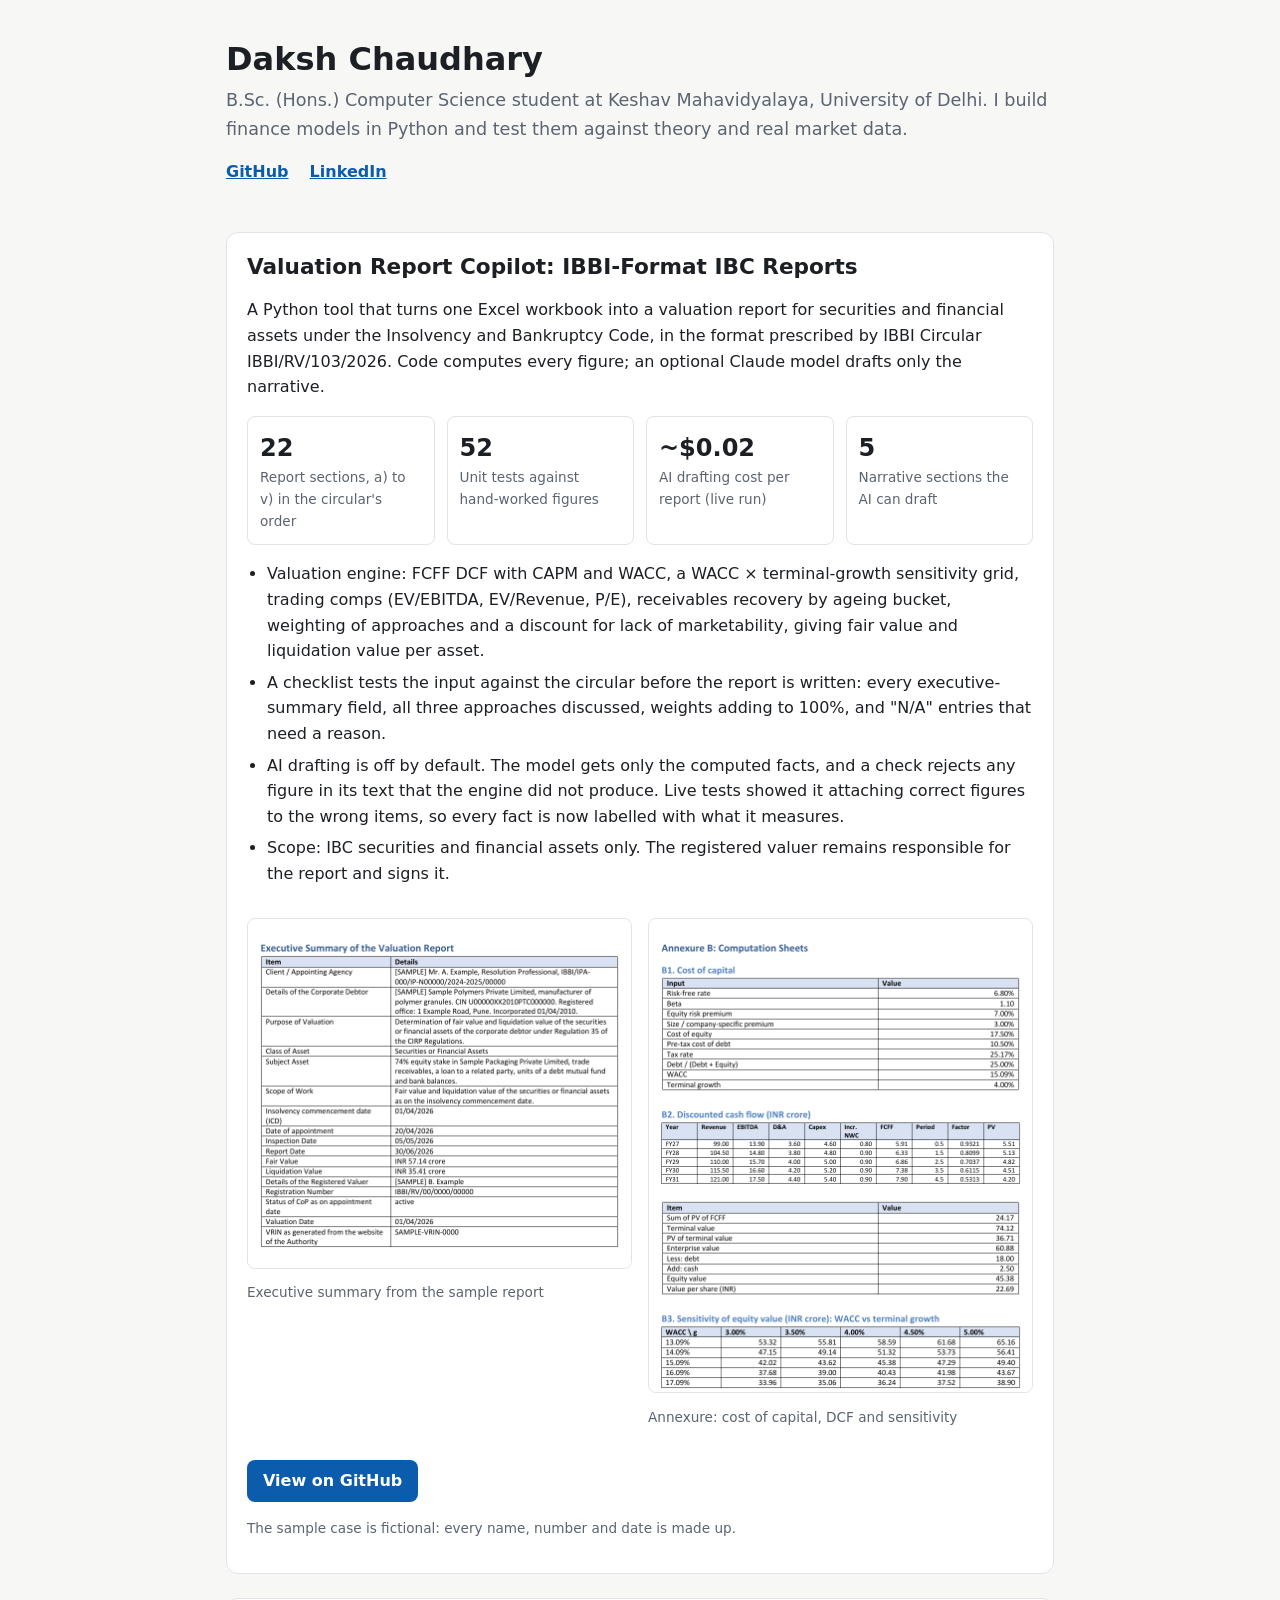
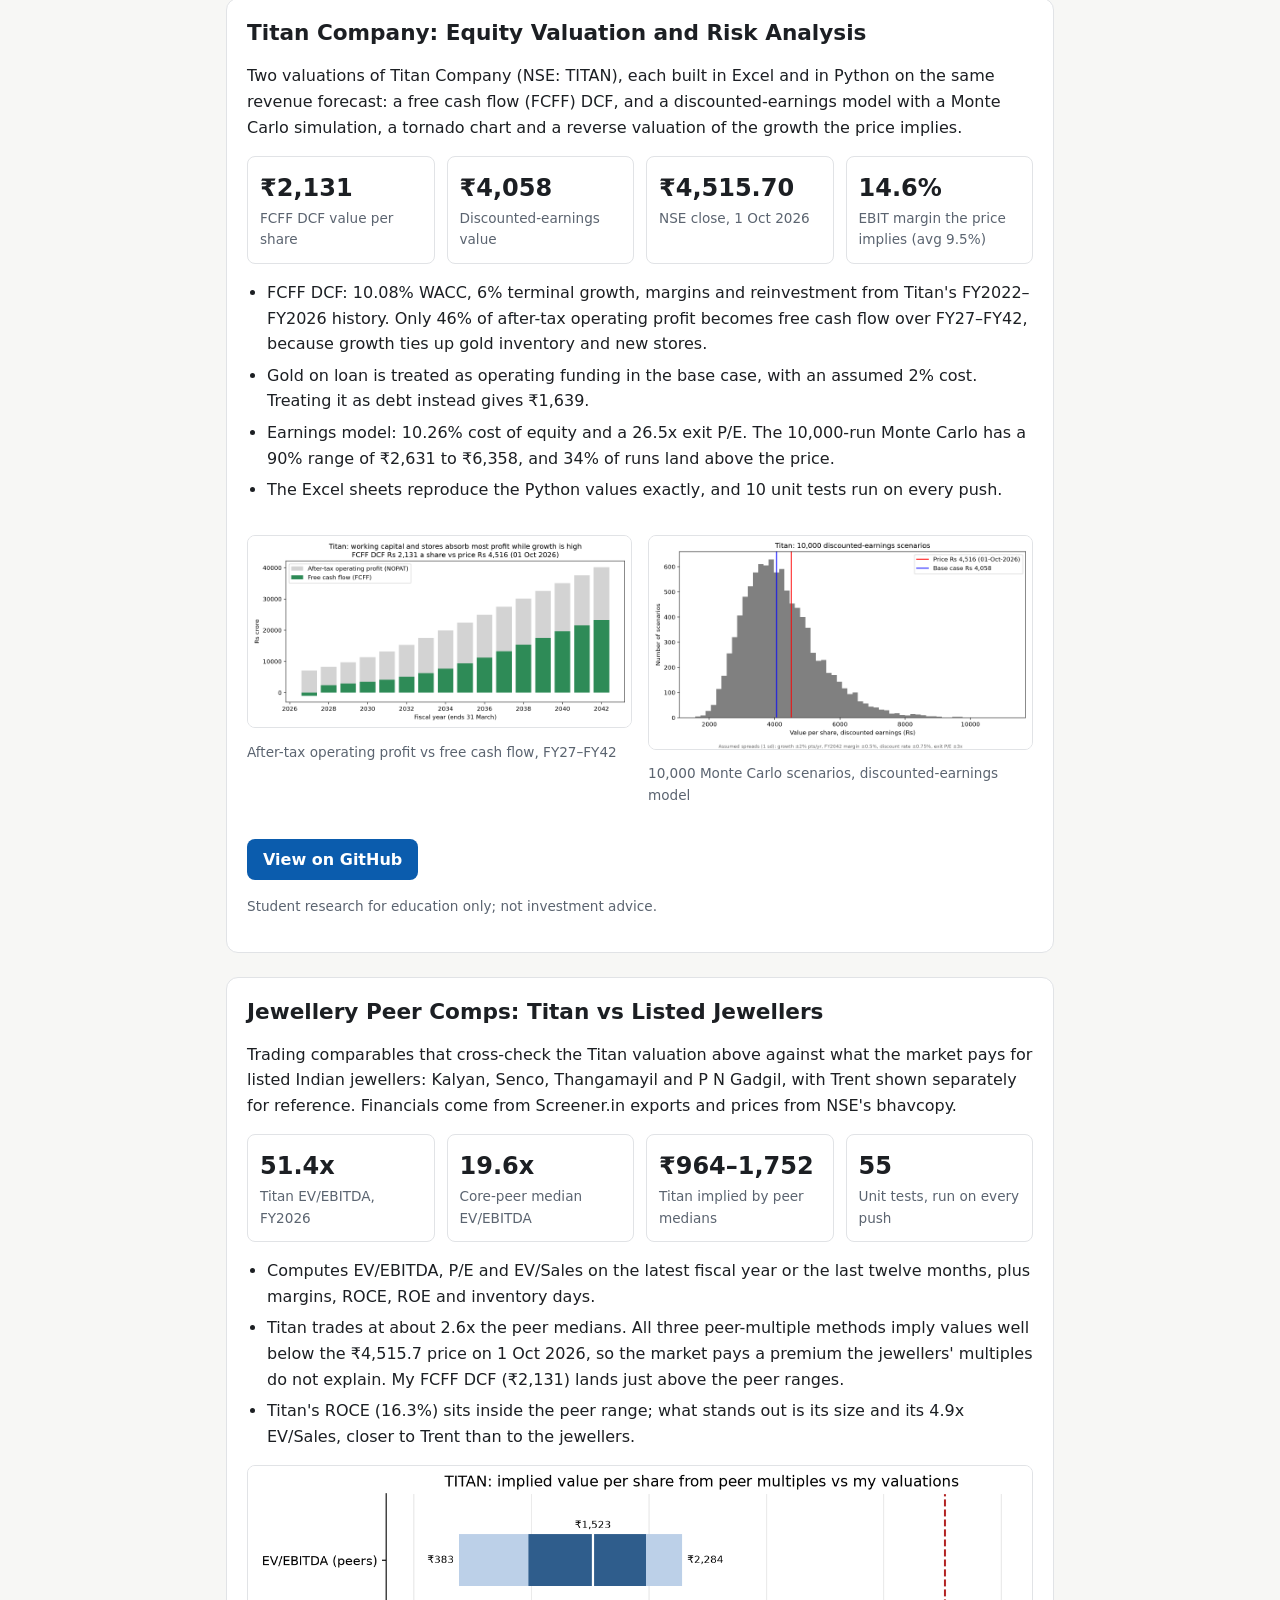
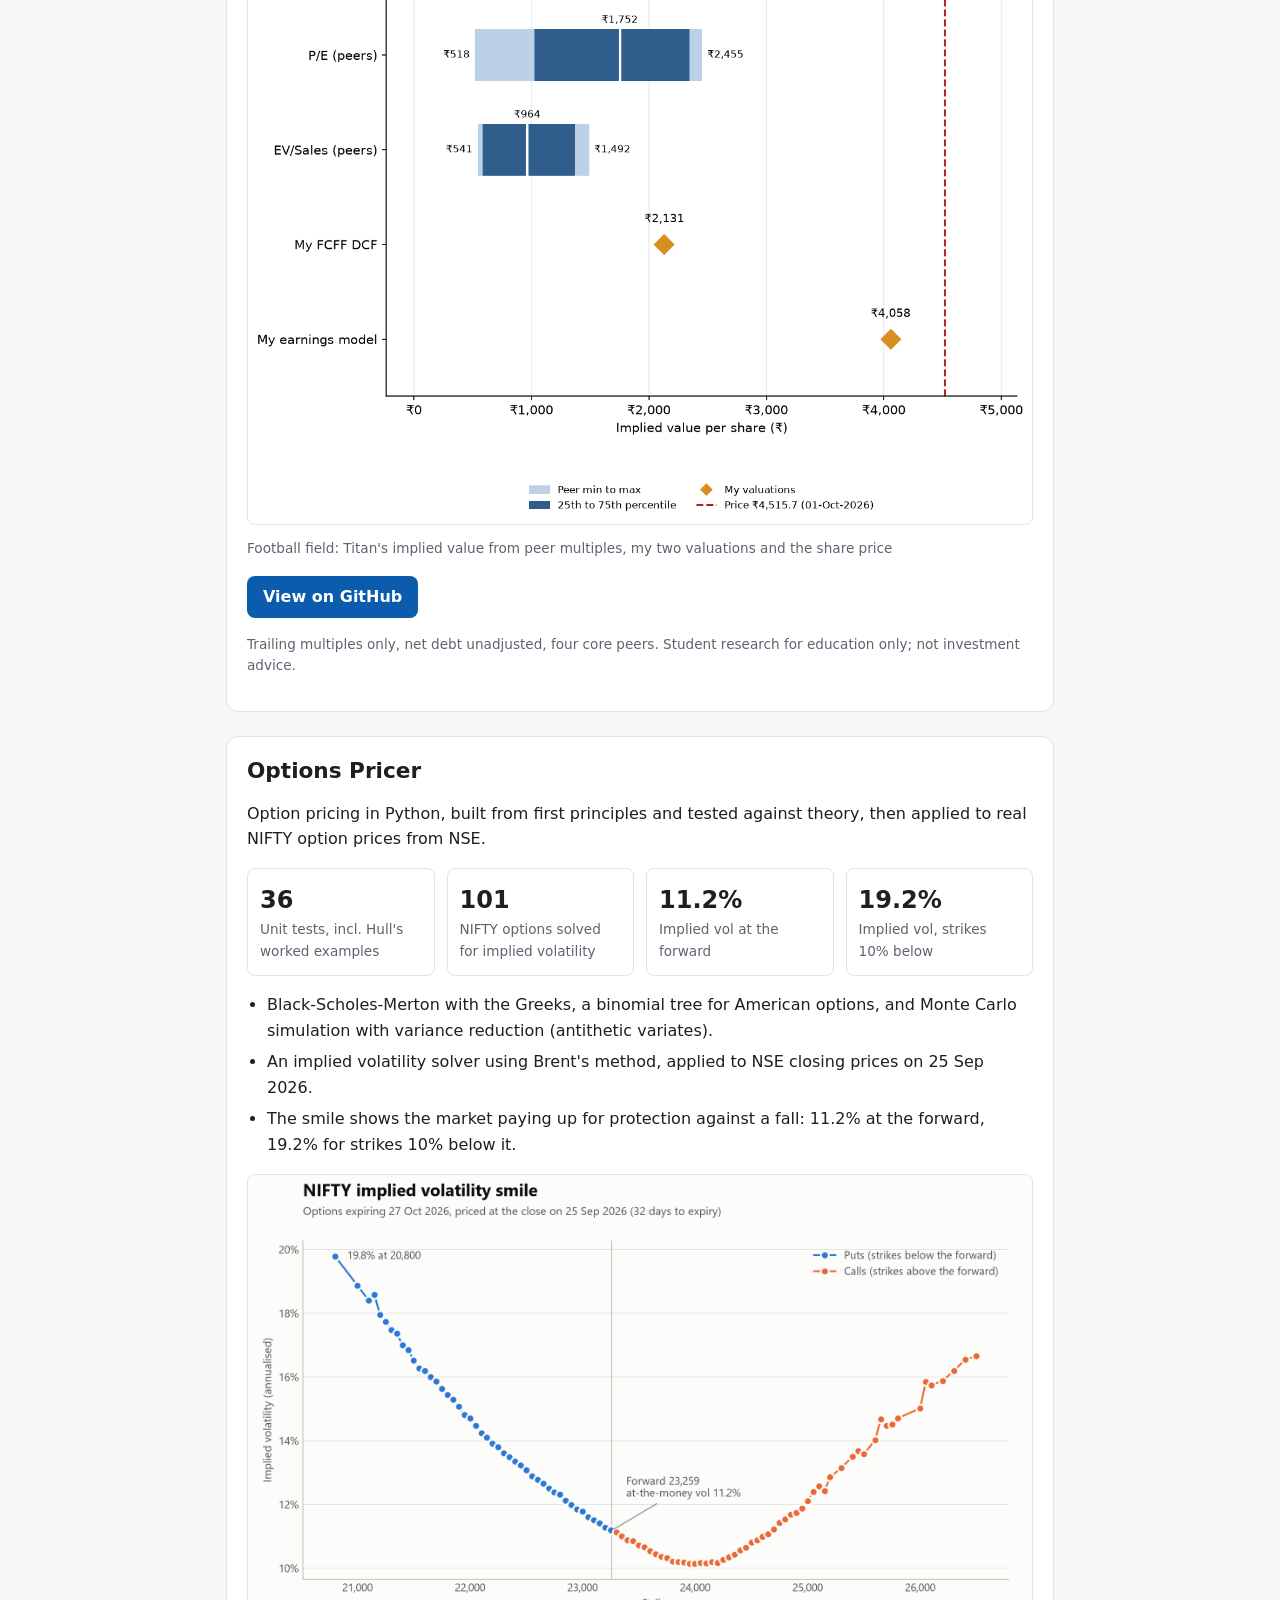
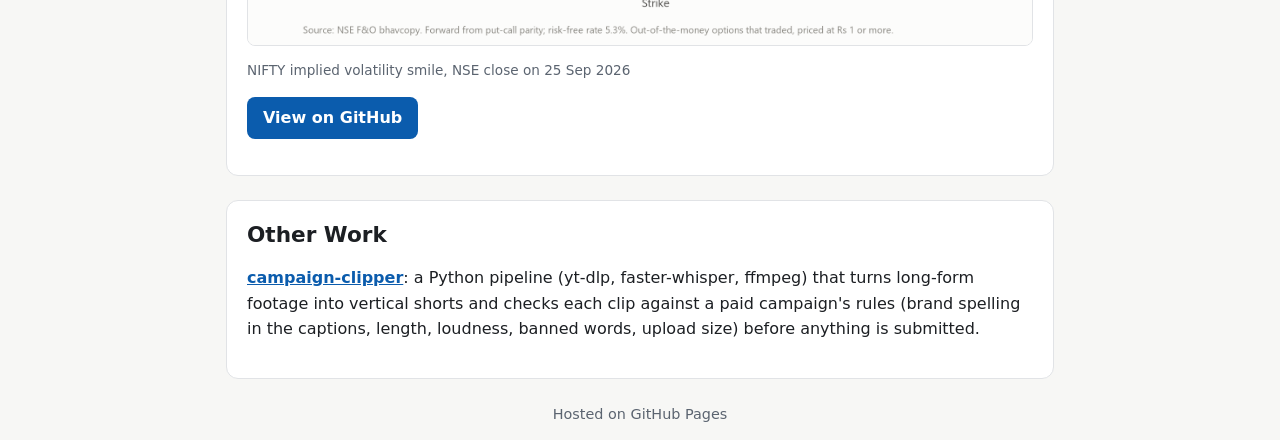
<file: index.html>
<!DOCTYPE html>
<html lang="en">
<head>
  <meta charset="utf-8">
  <meta name="viewport" content="width=device-width, initial-scale=1">
  <title>Daksh Chaudhary | Finance and Computer Science Projects</title>
  <meta name="description" content="Finance projects by Daksh Chaudhary: a tool that builds IBBI-format IBC valuation reports, a Titan Company free cash flow DCF and earnings valuation, trading comps against listed Indian jewellers, and an options pricer built from first principles.">
  <link rel="stylesheet" href="style.css">
</head>
<body>
  <header class="wrap hero">
    <h1>Daksh Chaudhary</h1>
    <p class="lead">B.Sc. (Hons.) Computer Science student at Keshav Mahavidyalaya, University of Delhi. I build finance models in Python and test them against theory and real market data.</p>
    <p class="links">
      <a href="https://github.com/Dakshcore">GitHub</a>
      <a href="https://www.linkedin.com/in/dakshchaudhary-finance">LinkedIn</a>
    </p>
  </header>

  <main class="wrap">
    <section class="card" id="valuer" aria-labelledby="valuer-h">
      <h2 id="valuer-h">Valuation Report Copilot: IBBI-Format IBC Reports</h2>
      <p>A Python tool that turns one Excel workbook into a valuation report for securities and financial assets under the Insolvency and Bankruptcy Code, in the format prescribed by IBBI Circular IBBI/RV/103/2026. Code computes every figure; an optional Claude model drafts only the narrative.</p>

      <div class="stats">
        <div class="stat"><span class="num">22</span><span class="lbl">Report sections, a) to v) in the circular's order</span></div>
        <div class="stat"><span class="num">52</span><span class="lbl">Unit tests against hand-worked figures</span></div>
        <div class="stat"><span class="num">~$0.02</span><span class="lbl">AI drafting cost per report (live run)</span></div>
        <div class="stat"><span class="num">5</span><span class="lbl">Narrative sections the AI can draft</span></div>
      </div>

      <ul>
        <li>Valuation engine: FCFF DCF with CAPM and WACC, a WACC &times; terminal-growth sensitivity grid, trading comps (EV/EBITDA, EV/Revenue, P/E), receivables recovery by ageing bucket, weighting of approaches and a discount for lack of marketability, giving fair value and liquidation value per asset.</li>
        <li>A checklist tests the input against the circular before the report is written: every executive-summary field, all three approaches discussed, weights adding to 100%, and "N/A" entries that need a reason.</li>
        <li>AI drafting is off by default. The model gets only the computed facts, and a check rejects any figure in its text that the engine did not produce. Live tests showed it attaching correct figures to the wrong items, so every fact is now labelled with what it measures.</li>
        <li>Scope: IBC securities and financial assets only. The registered valuer remains responsible for the report and signs it.</li>
      </ul>

      <div class="figs">
        <figure>
          <img src="images/ibc_exec_summary.png" alt="Executive summary table from the sample IBC valuation report, listing the valuer, corporate debtor, purpose, dates and the fair and liquidation values" loading="lazy">
          <figcaption>Executive summary from the sample report</figcaption>
        </figure>
        <figure>
          <img src="images/ibc_computations.png" alt="Computation annexure from the sample report: cost of capital, FCFF DCF and a WACC by terminal growth sensitivity table" loading="lazy">
          <figcaption>Annexure: cost of capital, DCF and sensitivity</figcaption>
        </figure>
      </div>

      <p><a class="btn" href="https://github.com/Dakshcore/valuer-copilot">View on GitHub</a></p>
      <p class="note">The sample case is fictional: every name, number and date is made up.</p>
    </section>

    <section class="card" id="titan" aria-labelledby="titan-h">
      <h2 id="titan-h">Titan Company: Equity Valuation and Risk Analysis</h2>
      <p>Two valuations of Titan Company (NSE: TITAN), each built in Excel and in Python on the same revenue forecast: a free cash flow (FCFF) DCF, and a discounted-earnings model with a Monte Carlo simulation, a tornado chart and a reverse valuation of the growth the price implies.</p>

      <div class="stats">
        <div class="stat"><span class="num">&#8377;2,131</span><span class="lbl">FCFF DCF value per share</span></div>
        <div class="stat"><span class="num">&#8377;4,058</span><span class="lbl">Discounted-earnings value</span></div>
        <div class="stat"><span class="num" style="white-space:nowrap">&#8377;4,515.70</span><span class="lbl">NSE close, 1 Oct 2026</span></div>
        <div class="stat"><span class="num">14.6%</span><span class="lbl">EBIT margin the price implies (avg 9.5%)</span></div>
      </div>

      <ul>
        <li>FCFF DCF: 10.08% WACC, 6% terminal growth, margins and reinvestment from Titan's FY2022&ndash;FY2026 history. Only 46% of after-tax operating profit becomes free cash flow over FY27&ndash;FY42, because growth ties up gold inventory and new stores.</li>
        <li>Gold on loan is treated as operating funding in the base case, with an assumed 2% cost. Treating it as debt instead gives &#8377;1,639.</li>
        <li>Earnings model: 10.26% cost of equity and a 26.5x exit P/E. The 10,000-run Monte Carlo has a 90% range of &#8377;2,631 to &#8377;6,358, and 34% of runs land above the price.</li>
        <li>The Excel sheets reproduce the Python values exactly, and 10 unit tests run on every push.</li>
      </ul>

      <div class="figs">
        <figure>
          <img src="images/titan_fcff.png" alt="Bar chart of Titan's forecast after-tax operating profit against free cash flow, FY2027 to FY2042" loading="lazy">
          <figcaption>After-tax operating profit vs free cash flow, FY27&ndash;FY42</figcaption>
        </figure>
        <figure>
          <img src="images/titan_monte_carlo.png" alt="Histogram of 10,000 Monte Carlo scenarios for Titan's value per share from the discounted-earnings model" loading="lazy">
          <figcaption>10,000 Monte Carlo scenarios, discounted-earnings model</figcaption>
        </figure>
      </div>

      <p><a class="btn" href="https://github.com/Dakshcore/titan-valuation">View on GitHub</a></p>
      <p class="note">Student research for education only; not investment advice.</p>
    </section>

    <section class="card" id="comps" aria-labelledby="comps-h">
      <h2 id="comps-h">Jewellery Peer Comps: Titan vs Listed Jewellers</h2>
      <p>Trading comparables that cross-check the Titan valuation above against what the market pays for listed Indian jewellers: Kalyan, Senco, Thangamayil and P N Gadgil, with Trent shown separately for reference. Financials come from Screener.in exports and prices from NSE's bhavcopy.</p>

      <div class="stats">
        <div class="stat"><span class="num">51.4x</span><span class="lbl">Titan EV/EBITDA, FY2026</span></div>
        <div class="stat"><span class="num">19.6x</span><span class="lbl">Core-peer median EV/EBITDA</span></div>
        <div class="stat"><span class="num" style="white-space:nowrap">&#8377;964&ndash;1,752</span><span class="lbl">Titan implied by peer medians</span></div>
        <div class="stat"><span class="num">55</span><span class="lbl">Unit tests, run on every push</span></div>
      </div>

      <ul>
        <li>Computes EV/EBITDA, P/E and EV/Sales on the latest fiscal year or the last twelve months, plus margins, ROCE, ROE and inventory days.</li>
        <li>Titan trades at about 2.6x the peer medians. All three peer-multiple methods imply values well below the &#8377;4,515.7 price on 1 Oct 2026, so the market pays a premium the jewellers' multiples do not explain. My FCFF DCF (&#8377;2,131) lands just above the peer ranges.</li>
        <li>Titan's ROCE (16.3%) sits inside the peer range; what stands out is its size and its 4.9x EV/Sales, closer to Trent than to the jewellers.</li>
      </ul>

      <figure>
        <img src="images/football_field.png" alt="Football-field chart of Titan's implied value per share from peer EV/EBITDA, P/E and EV/Sales multiples, against my two valuations and the share price" loading="lazy">
        <figcaption>Football field: Titan's implied value from peer multiples, my two valuations and the share price</figcaption>
      </figure>

      <p><a class="btn" href="https://github.com/Dakshcore/jewellery-peer-comps">View on GitHub</a></p>
      <p class="note">Trailing multiples only, net debt unadjusted, four core peers. Student research for education only; not investment advice.</p>
    </section>

    <section class="card" id="options" aria-labelledby="options-h">
      <h2 id="options-h">Options Pricer</h2>
      <p>Option pricing in Python, built from first principles and tested against theory, then applied to real NIFTY option prices from NSE.</p>

      <div class="stats">
        <div class="stat"><span class="num">36</span><span class="lbl">Unit tests, incl. Hull's worked examples</span></div>
        <div class="stat"><span class="num">101</span><span class="lbl">NIFTY options solved for implied volatility</span></div>
        <div class="stat"><span class="num">11.2%</span><span class="lbl">Implied vol at the forward</span></div>
        <div class="stat"><span class="num">19.2%</span><span class="lbl">Implied vol, strikes 10% below</span></div>
      </div>

      <ul>
        <li>Black-Scholes-Merton with the Greeks, a binomial tree for American options, and Monte Carlo simulation with variance reduction (antithetic variates).</li>
        <li>An implied volatility solver using Brent's method, applied to NSE closing prices on 25 Sep 2026.</li>
        <li>The smile shows the market paying up for protection against a fall: 11.2% at the forward, 19.2% for strikes 10% below it.</li>
      </ul>

      <figure>
        <img src="images/nifty_smile.png" alt="NIFTY implied volatility smile from NSE closing prices on 25 September 2026" loading="lazy">
        <figcaption>NIFTY implied volatility smile, NSE close on 25 Sep 2026</figcaption>
      </figure>

      <p><a class="btn" href="https://github.com/Dakshcore/options-pricer">View on GitHub</a></p>
    </section>
    <section class="card" id="other" aria-labelledby="other-h">
      <h2 id="other-h">Other Work</h2>
      <p><strong><a href="https://github.com/Dakshcore/campaign-clipper">campaign-clipper</a></strong>: a Python pipeline (yt-dlp, faster-whisper, ffmpeg) that turns long-form footage into vertical shorts and checks each clip against a paid campaign's rules (brand spelling in the captions, length, loudness, banned words, upload size) before anything is submitted.</p>
    </section>
  </main>

  <footer class="wrap">
    <p>Hosted on GitHub Pages</p>
  </footer>
</body>
</html>
</file>
<file: style.css>
:root {
  --bg: #f7f7f5;
  --card: #ffffff;
  --text: #1c1f23;
  --muted: #5b6470;
  --border: #e1e3e6;
  --accent: #0b5cad;
  --accent-text: #ffffff;
}
@media (prefers-color-scheme: dark) {
  :root {
    --bg: #14171a;
    --card: #1d2125;
    --text: #e8eaed;
    --muted: #9aa4af;
    --border: #2c3238;
    --accent: #6cb0ff;
    --accent-text: #0b1620;
  }
}
* { box-sizing: border-box; }
body {
  margin: 0;
  background: var(--bg);
  color: var(--text);
  font: 16px/1.6 system-ui, -apple-system, "Segoe UI", Roboto, sans-serif;
}
.wrap { max-width: 860px; margin: 0 auto; padding: 0 16px; }
.hero { padding-top: 40px; padding-bottom: 8px; }
h1 { font-size: 2rem; margin: 0 0 8px; line-height: 1.2; }
h2 { font-size: 1.35rem; margin: 0 0 8px; line-height: 1.3; }
.lead { font-size: 1.1rem; color: var(--muted); margin: 0 0 12px; }
a { color: var(--accent); }
.links a { margin-right: 16px; font-weight: 600; }
.card {
  background: var(--card);
  border: 1px solid var(--border);
  border-radius: 12px;
  padding: 20px;
  margin: 24px 0;
}
.stats {
  display: grid;
  grid-template-columns: repeat(auto-fit, minmax(150px, 1fr));
  gap: 12px;
  margin: 16px 0;
}
.stat {
  border: 1px solid var(--border);
  border-radius: 8px;
  padding: 12px;
  display: flex;
  flex-direction: column;
}
.num { font-size: 1.5rem; font-weight: 700; }
.lbl { font-size: 0.85rem; color: var(--muted); }
ul { padding-left: 20px; }
li { margin-bottom: 6px; }
.figs { display: grid; grid-template-columns: 1fr; gap: 16px; }
@media (min-width: 720px) { .figs { grid-template-columns: 1fr 1fr; } }
figure { margin: 16px 0; }
img { max-width: 100%; height: auto; border-radius: 8px; border: 1px solid var(--border); background: #fff; }
figcaption { font-size: 0.85rem; color: var(--muted); margin-top: 6px; }
.btn {
  display: inline-block;
  background: var(--accent);
  color: var(--accent-text);
  padding: 8px 16px;
  border-radius: 8px;
  text-decoration: none;
  font-weight: 600;
}
.note { font-size: 0.85rem; color: var(--muted); }
footer { text-align: center; color: var(--muted); padding: 16px 16px 40px; font-size: 0.9rem; }
</file>
